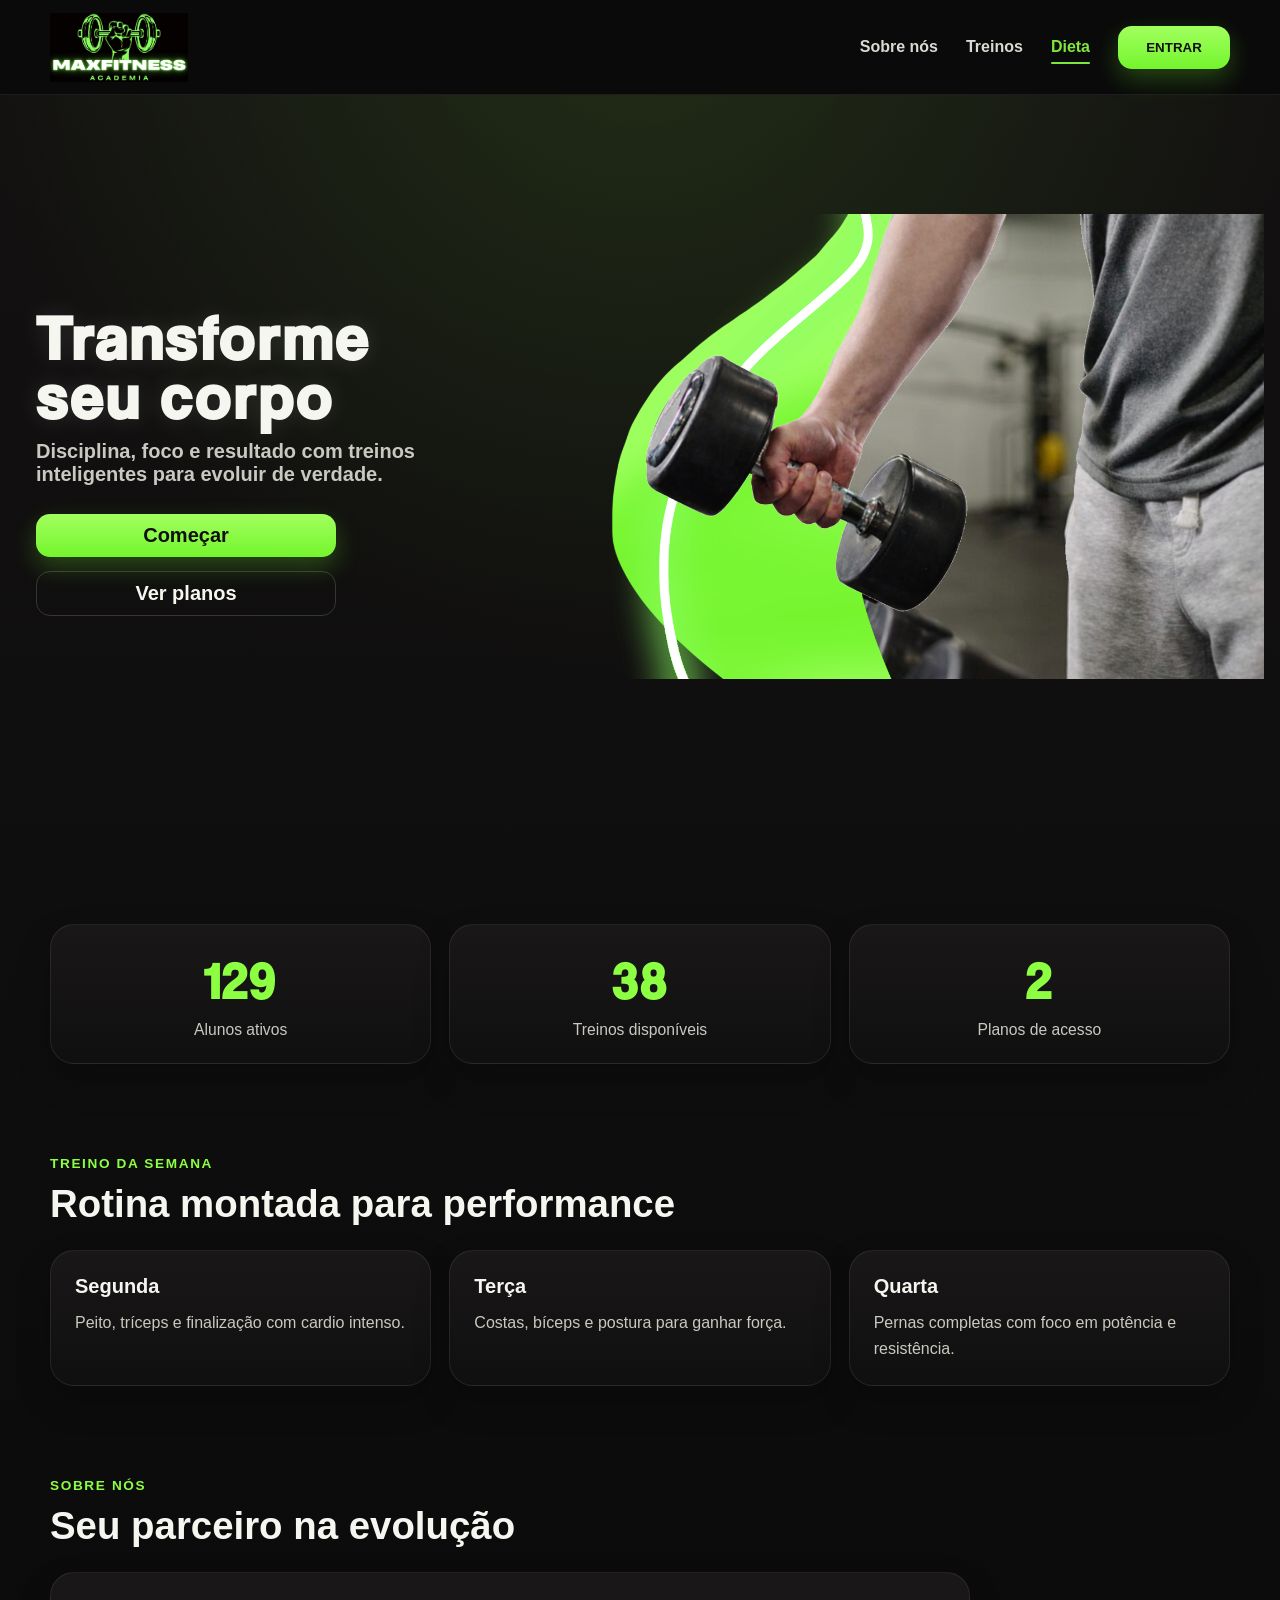
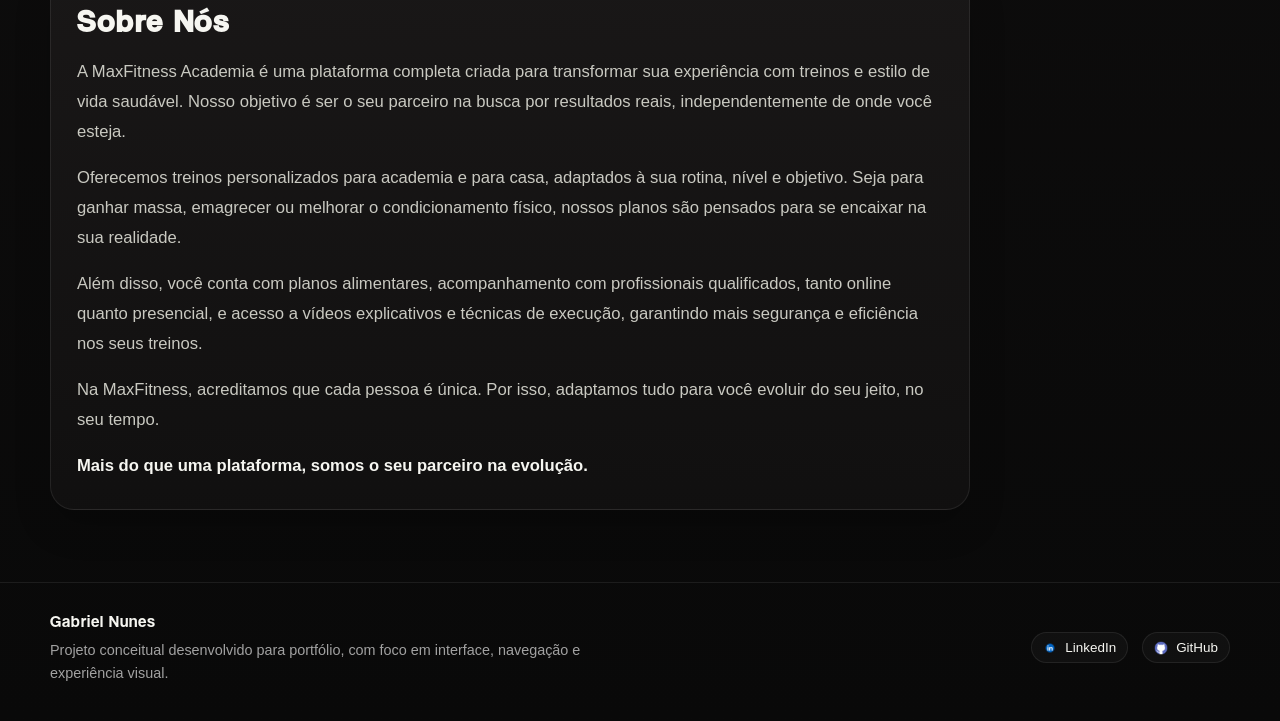
<file: projeto-academia/index.html>
<!DOCTYPE html>
<html lang="pt-BR">
<head>
  <meta charset="UTF-8">
  <meta name="viewport" content="width=device-width, initial-scale=1.0">
  <title>MaxFitness</title>
  <link rel="stylesheet" href="index.css">
</head>
<body>
  <header class="navbar" data-navbar>
    <nav class="nav-content">
      <a class="brand" href="#">
        <img src="./img/maxfitness-logo.png" alt="Logo da MaxFitness" class="logo">
      </a>

      <div class="nav-right">
        <a href="#sobre" data-nav-link="sobre">Sobre nós</a>
        <a href="#treinos" data-nav-link="treinos">Treinos</a>
        <a href="#dieta" data-nav-link="dieta">Dieta</a>
        <button type="button" class="btn-login" data-open-login>ENTRAR</button>
      </div>
    </nav>
  </header>

  <main>
    <section class="hero">
      <div class="hero-copy reveal-on-scroll is-visible">
        <h1>Transforme seu corpo</h1>
        <p>Disciplina, foco e resultado com treinos inteligentes para evoluir de verdade.</p>
        <div class="hero-actions">
          <button type="button" class="btn-primary" data-open-signup>Começar</button>
          <button type="button" class="btn-secondary" data-open-plans>Ver planos</button>
        </div>
      </div>

      <div class="hero-visual reveal-on-scroll is-visible" aria-hidden="true">
        <img src="./img/hero-image.png" alt="">
      </div>
    </section>

    <section class="info-section stats-section reveal-on-scroll" data-stats-section>
      <div class="stats-grid">
        <article class="stat-card reveal-on-scroll">
          <strong class="stat-number" data-target="150">0</strong>
          <span class="stat-label">Alunos ativos</span>
        </article>
        <article class="stat-card reveal-on-scroll">
          <strong class="stat-number" data-target="45">0</strong>
          <span class="stat-label">Treinos disponíveis</span>
        </article>
        <article class="stat-card reveal-on-scroll">
          <strong class="stat-number" data-target="3">0</strong>
          <span class="stat-label">Planos de acesso</span>
        </article>
      </div>
    </section>

    <section class="info-section reveal-on-scroll" id="treinos" data-section="treinos">
      <div class="section-title reveal-on-scroll">
        <span>Treino da semana</span>
        <h2>Rotina montada para performance</h2>
      </div>

      <div class="card-grid">
        <article class="card reveal-on-scroll">
          <h3>Segunda</h3>
          <p>Peito, tríceps e finalização com cardio intenso.</p>
        </article>
        <article class="card reveal-on-scroll">
          <h3>Terça</h3>
          <p>Costas, bíceps e postura para ganhar força.</p>
        </article>
        <article class="card reveal-on-scroll">
          <h3>Quarta</h3>
          <p>Pernas completas com foco em potência e resistência.</p>
        </article>
      </div>
    </section>

    <section class="info-section alt-section reveal-on-scroll" id="sobre" data-section="sobre">
      <div class="section-title reveal-on-scroll">
        <span>Sobre nós</span>
        <h2>Seu parceiro na evolução</h2>
      </div>

      <article class="about-card reveal-on-scroll" id="dieta" data-section="dieta">
        <h3>Sobre Nós</h3>
        <p>A MaxFitness Academia é uma plataforma completa criada para transformar sua experiência com treinos e estilo de vida saudável. Nosso objetivo é ser o seu parceiro na busca por resultados reais, independentemente de onde você esteja.</p>
        <p>Oferecemos treinos personalizados para academia e para casa, adaptados à sua rotina, nível e objetivo. Seja para ganhar massa, emagrecer ou melhorar o condicionamento físico, nossos planos são pensados para se encaixar na sua realidade.</p>
        <p>Além disso, você conta com planos alimentares, acompanhamento com profissionais qualificados, tanto online quanto presencial, e acesso a vídeos explicativos e técnicas de execução, garantindo mais segurança e eficiência nos seus treinos.</p>
        <p>Na MaxFitness, acreditamos que cada pessoa é única. Por isso, adaptamos tudo para você evoluir do seu jeito, no seu tempo.</p>
        <p class="about-highlight">Mais do que uma plataforma, somos o seu parceiro na evolução.</p>
      </article>
    </section>
  </main>

  <footer id="contato">
    <div class="footer-shell reveal-on-scroll">
      <div class="footer-copy">
        <p class="footer-name">Gabriel Nunes</p>
        <p class="footer-note">Projeto conceitual desenvolvido para portfólio, com foco em interface, navegação e experiência visual.</p>
      </div>

      <div class="footer-links">
        <a href="https://www.linkedin.com/in/gabriel-nunes-3a07b73b2/?lipi=urn%3Ali%3Apage%3Ad_flagship3_profile_view_base_contact_details%3BpNtaKUX8TUqtcOJaD5pV2w%3D%3D" target="_blank" rel="noreferrer" class="footer-link">
          <img src="./img/linkedin.webp" alt="Ícone do LinkedIn">
          <span>LinkedIn</span>
        </a>
        <a href="https://github.com/gbriellnunes" target="_blank" rel="noreferrer" class="footer-link">
          <img src="./img/github.png" alt="Ícone do GitHub">
          <span>GitHub</span>
        </a>
      </div>
    </div>
  </footer>

  <div class="login-modal" data-login-modal hidden>
    <div class="login-backdrop" data-close-login></div>

    <section class="login-card" aria-labelledby="login-title" aria-modal="true" role="dialog">
      <button type="button" class="login-close" aria-label="Fechar login" data-close-login>×</button>
      <p class="login-kicker">Área do aluno</p>
      <h2 id="login-title">Entrar na MaxFitness</h2>
      <p class="login-text">Acesse seu plano, acompanhe seus treinos e mantenha sua evolução em dia.</p>

      <form class="login-form">
        <label class="field">
          <span>Email</span>
          <input type="email" name="email" placeholder="seuemail@exemplo.com" required>
        </label>

        <label class="field">
          <span>Senha</span>
          <input type="password" name="password" placeholder="Digite sua senha" required>
        </label>

        <button type="submit" class="login-submit">Entrar</button>
      </form>
    </section>
  </div>

  <div class="signup-modal" data-signup-modal hidden>
    <div class="login-backdrop" data-close-signup></div>

    <section class="login-card" aria-labelledby="signup-title" aria-modal="true" role="dialog">
      <button type="button" class="login-close" aria-label="Fechar cadastro" data-close-signup>×</button>
      <p class="login-kicker">Criar conta</p>
      <h2 id="signup-title">Comece sua jornada</h2>
      <p class="login-text">Preencha seus dados para montar seu plano inicial, acompanhar treinos e entrar para a MaxFitness.</p>

      <form class="login-form" data-signup-form>
        <label class="field">
          <span>Nome completo</span>
          <input type="text" name="name" placeholder="Seu nome" required data-signup-name>
        </label>

        <label class="field">
          <span>Email</span>
          <input type="email" name="signup-email" placeholder="seuemail@exemplo.com" required>
        </label>

        <label class="field">
          <span>Senha</span>
          <input type="password" name="signup-password" placeholder="Crie uma senha" required>
        </label>

        <button type="submit" class="login-submit">Criar minha conta</button>
      </form>
    </section>
  </div>

  <div class="plans-modal" data-plans-modal hidden>
    <div class="login-backdrop" data-close-plans></div>

    <section class="plans-card" aria-labelledby="plans-title" aria-modal="true" role="dialog">
      <button type="button" class="login-close" aria-label="Fechar planos" data-close-plans>×</button>
      <p class="login-kicker">Nossos planos</p>
      <h2 id="plans-title">Escolha o plano ideal</h2>
      <p class="login-text">Três opções para começar no seu ritmo e evoluir com consistência.</p>

      <div class="plans-grid">
        <article class="plan-card" data-plan-card>
          <h3>Plano Básico</h3>
          <p class="plan-subtitle">Ideal pra: iniciantes</p>
          <ul class="plan-list">
            <li>Treinos prontos (academia ou casa)</li>
            <li>Divisão simples (3x por semana)</li>
            <li>Dicas básicas de alimentação</li>
            <li>Acesso a vídeos explicativos</li>
            <li>Suporte limitado (FAQ ou e-mail)</li>
          </ul>
          <strong class="plan-price">R$19,90/mês</strong>
        </article>

        <article class="plan-card featured-plan is-selected" data-plan-card>
          <h3>Plano Intermediário</h3>
          <p class="plan-subtitle">Ideal pra: quem quer resultado mais rápido</p>
          <ul class="plan-list">
            <li>Treinos personalizados para seu objetivo</li>
            <li>Divisão 4x a 5x por semana</li>
            <li>Plano alimentar básico (não clínico)</li>
            <li>Acompanhamento mensal</li>
            <li>Atualização de treinos</li>
            <li>Suporte via chat ou WhatsApp</li>
          </ul>
          <strong class="plan-price">R$39,90/mês</strong>
        </article>

        <article class="plan-card" data-plan-card>
          <h3>Plano Premium</h3>
          <p class="plan-subtitle">Ideal pra: transformação completa</p>
          <ul class="plan-list">
            <li>Treino 100% personalizado</li>
            <li>Foco em hipertrofia, emagrecimento ou recomposição corporal</li>
            <li>Plano alimentar mais detalhado</li>
            <li>Acompanhamento semanal</li>
            <li>Ajustes constantes (treino + dieta)</li>
            <li>Suporte direto com resposta rápida</li>
            <li>Conteúdos exclusivos e técnicas avançadas</li>
          </ul>
          <strong class="plan-price">R$79,90/mês</strong>
        </article>
      </div>
    </section>
  </div>

  <script>
    const loginModal = document.querySelector("[data-login-modal]");
    const openLoginButton = document.querySelector("[data-open-login]");
    const closeLoginButtons = document.querySelectorAll("[data-close-login]");
    const signupModal = document.querySelector("[data-signup-modal]");
    const openSignupButton = document.querySelector("[data-open-signup]");
    const closeSignupButtons = document.querySelectorAll("[data-close-signup]");
    const signupForm = document.querySelector("[data-signup-form]");
    const signupNameInput = document.querySelector("[data-signup-name]");
    const plansModal = document.querySelector("[data-plans-modal]");
    const openPlansButton = document.querySelector("[data-open-plans]");
    const closePlansButtons = document.querySelectorAll("[data-close-plans]");
    const statsSection = document.querySelector("[data-stats-section]");
    const statNumbers = document.querySelectorAll(".stat-number");
    const navbar = document.querySelector("[data-navbar]");
    const revealElements = document.querySelectorAll(".reveal-on-scroll");
    const sections = document.querySelectorAll("[data-section]");
    const navLinks = document.querySelectorAll("[data-nav-link]");
    const planCards = document.querySelectorAll("[data-plan-card]");

    const toggleLoginModal = (isOpen) => {
      loginModal.hidden = !isOpen;
      document.body.classList.toggle("modal-open", isOpen);
    };

    const toggleSignupModal = (isOpen) => {
      signupModal.hidden = !isOpen;
      document.body.classList.toggle("modal-open", isOpen);
    };

    const togglePlansModal = (isOpen) => {
      plansModal.hidden = !isOpen;
      document.body.classList.toggle("modal-open", isOpen);
    };

    openLoginButton.addEventListener("click", () => toggleLoginModal(true));
    openSignupButton.addEventListener("click", () => toggleSignupModal(true));
    openPlansButton.addEventListener("click", () => togglePlansModal(true));

    closeLoginButtons.forEach((button) => {
      button.addEventListener("click", () => toggleLoginModal(false));
    });

    closeSignupButtons.forEach((button) => {
      button.addEventListener("click", () => toggleSignupModal(false));
    });

    closePlansButtons.forEach((button) => {
      button.addEventListener("click", () => togglePlansModal(false));
    });

    signupForm.addEventListener("submit", (event) => {
      event.preventDefault();

      const fullName = signupNameInput.value.trim();
      const firstName = fullName.split(/\s+/)[0];

      localStorage.setItem("maxfitnessFirstName", firstName || "");
      toggleSignupModal(false);
      window.open("treino.html", "_blank");
      signupForm.reset();
    });

    const animateValue = (element, target) => {
      const duration = 1400;
      const start = performance.now();

      const update = (currentTime) => {
        const progress = Math.min((currentTime - start) / duration, 1);
        const eased = 1 - Math.pow(1 - progress, 3);
        element.textContent = Math.floor(target * eased);

        if (progress < 1) {
          requestAnimationFrame(update);
        } else {
          element.textContent = target;
        }
      };

      requestAnimationFrame(update);
    };

    const statsObserver = new IntersectionObserver((entries) => {
      entries.forEach((entry) => {
        if (!entry.isIntersecting) {
          return;
        }

        statNumbers.forEach((stat) => {
          animateValue(stat, Number(stat.dataset.target));
        });

        statsObserver.disconnect();
      });
    }, { threshold: 0.45 });

    if (statsSection) {
      statsObserver.observe(statsSection);
    }

    const revealObserver = new IntersectionObserver((entries) => {
      entries.forEach((entry) => {
        if (entry.isIntersecting) {
          entry.target.classList.add("is-visible");
          revealObserver.unobserve(entry.target);
        }
      });
    }, { threshold: 0.18 });

    revealElements.forEach((element) => {
      if (!element.classList.contains("is-visible")) {
        revealObserver.observe(element);
      }
    });

    const updateNavbarState = () => {
      navbar.classList.toggle("is-scrolled", window.scrollY > 28);
    };

    updateNavbarState();
    window.addEventListener("scroll", updateNavbarState, { passive: true });

    const sectionObserver = new IntersectionObserver((entries) => {
      entries.forEach((entry) => {
        if (!entry.isIntersecting) {
          return;
        }

        const currentSection = entry.target.dataset.section;

        navLinks.forEach((link) => {
          link.classList.toggle("is-active", link.dataset.navLink === currentSection);
        });
      });
    }, { rootMargin: "-35% 0px -45% 0px", threshold: 0.1 });

    sections.forEach((section) => sectionObserver.observe(section));

    planCards.forEach((card) => {
      card.addEventListener("click", () => {
        planCards.forEach((item) => item.classList.remove("is-selected"));
        card.classList.add("is-selected");
      });
    });

    document.addEventListener("keydown", (event) => {
      if (event.key === "Escape" && !loginModal.hidden) {
        toggleLoginModal(false);
      }

      if (event.key === "Escape" && !signupModal.hidden) {
        toggleSignupModal(false);
      }

      if (event.key === "Escape" && !plansModal.hidden) {
        togglePlansModal(false);
      }
    });
  </script>
</body>
</html>
</file>
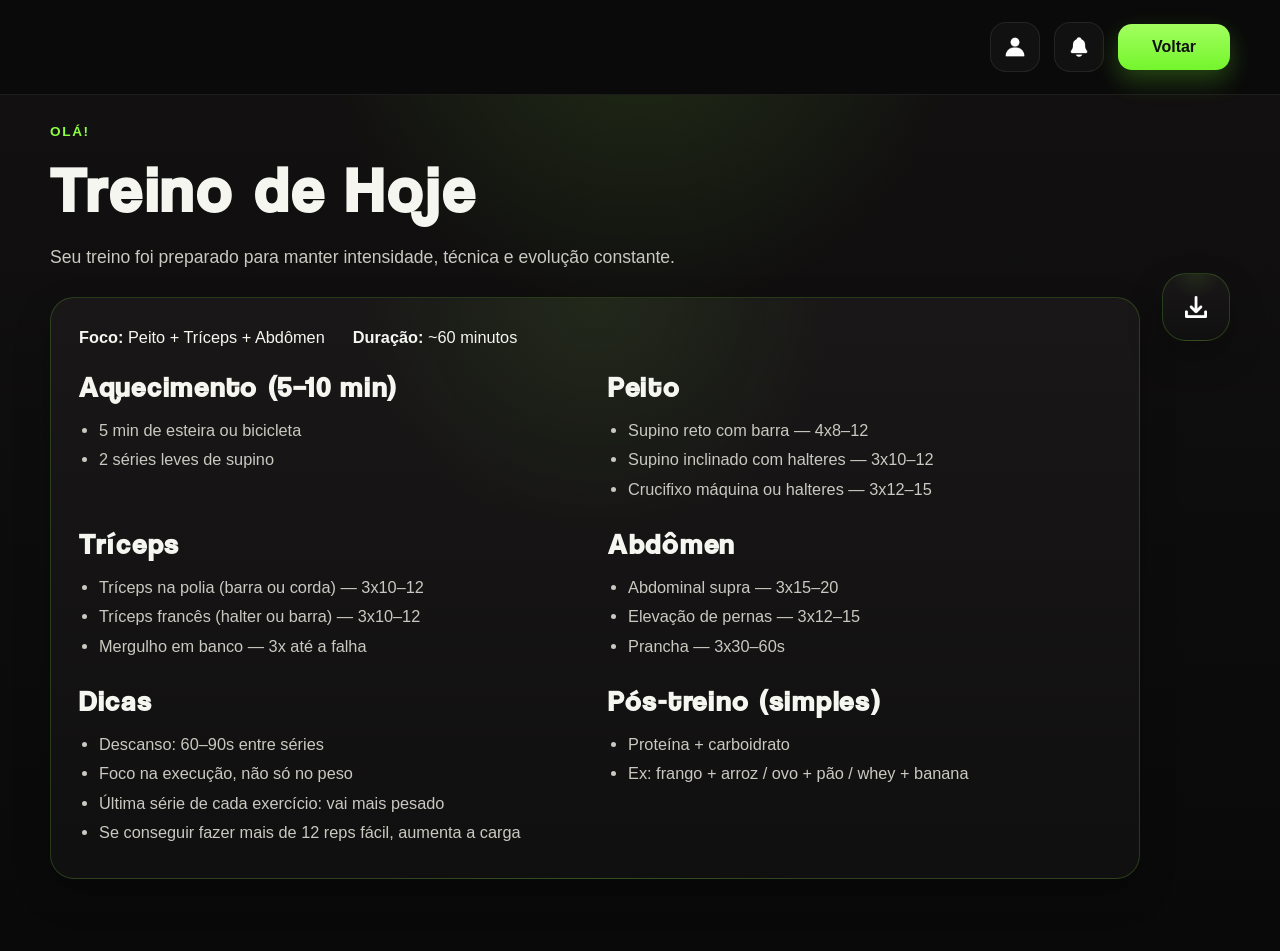
<file: projeto-academia/treino.html>
<!DOCTYPE html>
<html lang="pt-BR">
<head>
  <meta charset="UTF-8">
  <meta name="viewport" content="width=device-width, initial-scale=1.0">
  <title>Treino de Hoje | MaxFitness</title>
  <link rel="stylesheet" href="index.css">
</head>
<body class="workout-page">
  <header class="navbar" data-navbar>
    <nav class="nav-content">
      <div class="workout-nav-spacer" aria-hidden="true"></div>

      <div class="workout-nav-actions">
        <button type="button" class="icon-button" aria-label="Perfil" data-toast-message="Área de perfil em breve.">
          <img src="./img/icon-perfil.png" alt="">
        </button>
        <button type="button" class="icon-button" aria-label="Notificações" data-toast-message="Você está em dia com o treino de hoje.">
          <img src="./img/icon-notificações.png" alt="">
        </button>
        <a href="index.html" class="btn-login">Voltar</a>
      </div>
    </nav>
  </header>

  <main>
    <section class="workout-hero">
      <div class="section-title reveal-on-scroll is-visible">
        <span data-workout-greeting>Olá!</span>
        <h1>Treino de Hoje</h1>
      </div>
      <p class="workout-page-text reveal-on-scroll is-visible">Seu treino foi preparado para manter intensidade, técnica e evolução constante.</p>

      <div class="workout-layout">
        <article class="workout-card workout-card-page reveal-on-scroll is-visible">
          <div class="workout-meta">
            <p><strong>Foco:</strong> Peito + Tríceps + Abdômen</p>
            <p><strong>Duração:</strong> ~60 minutos</p>
          </div>

          <div class="workout-columns">
            <div class="workout-block">
              <h3>Aquecimento (5–10 min)</h3>
              <ul class="workout-list">
                <li>5 min de esteira ou bicicleta</li>
                <li>2 séries leves de supino</li>
              </ul>
            </div>

            <div class="workout-block">
              <h3>Peito</h3>
              <ul class="workout-list">
                <li>Supino reto com barra — 4x8–12</li>
                <li>Supino inclinado com halteres — 3x10–12</li>
                <li>Crucifixo máquina ou halteres — 3x12–15</li>
              </ul>
            </div>

            <div class="workout-block">
              <h3>Tríceps</h3>
              <ul class="workout-list">
                <li>Tríceps na polia (barra ou corda) — 3x10–12</li>
                <li>Tríceps francês (halter ou barra) — 3x10–12</li>
                <li>Mergulho em banco — 3x até a falha</li>
              </ul>
            </div>

            <div class="workout-block">
              <h3>Abdômen</h3>
              <ul class="workout-list">
                <li>Abdominal supra — 3x15–20</li>
                <li>Elevação de pernas — 3x12–15</li>
                <li>Prancha — 3x30–60s</li>
              </ul>
            </div>

            <div class="workout-block">
              <h3>Dicas</h3>
              <ul class="workout-list">
                <li>Descanso: 60–90s entre séries</li>
                <li>Foco na execução, não só no peso</li>
                <li>Última série de cada exercício: vai mais pesado</li>
                <li>Se conseguir fazer mais de 12 reps fácil, aumenta a carga</li>
              </ul>
            </div>

            <div class="workout-block">
              <h3>Pós-treino (simples)</h3>
              <ul class="workout-list">
                <li>Proteína + carboidrato</li>
                <li>Ex: frango + arroz / ovo + pão / whey + banana</li>
              </ul>
            </div>
          </div>
        </article>

        <aside class="download-panel reveal-on-scroll is-visible" aria-label="Download do treino">
          <button type="button" class="download-button" data-download-workout>
            <img src="./img/icon-donwload.png" alt="">
          </button>
        </aside>
      </div>
    </section>
  </main>

  <div class="site-toast" data-site-toast hidden></div>

  <script>
    const greeting = document.querySelector("[data-workout-greeting]");
    const firstName = localStorage.getItem("maxfitnessFirstName");
    const navbar = document.querySelector("[data-navbar]");
    const toast = document.querySelector("[data-site-toast]");
    const toastButtons = document.querySelectorAll("[data-toast-message]");
    const downloadButton = document.querySelector("[data-download-workout]");

    if (firstName) {
      greeting.textContent = `Olá ${firstName}!`;
    }

    const updateNavbarState = () => {
      navbar.classList.toggle("is-scrolled", window.scrollY > 28);
    };

    updateNavbarState();
    window.addEventListener("scroll", updateNavbarState, { passive: true });

    let toastTimer;

    const showToast = (message) => {
      toast.textContent = message;
      toast.hidden = false;
      toast.classList.add("is-visible");

      clearTimeout(toastTimer);
      toastTimer = setTimeout(() => {
        toast.classList.remove("is-visible");
        setTimeout(() => {
          toast.hidden = true;
        }, 220);
      }, 2200);
    };

    toastButtons.forEach((button) => {
      button.addEventListener("click", () => {
        showToast(button.dataset.toastMessage);
      });
    });

    downloadButton.addEventListener("click", () => {
      const workoutText = [
        `${firstName ? `Olá ${firstName}!` : "Olá!"}`,
        "Treino de Hoje",
        "",
        "Foco: Peito + Tríceps + Abdômen",
        "Duração: ~60 minutos",
        "",
        "Aquecimento (5-10 min)",
        "- 5 min de esteira ou bicicleta",
        "- 2 séries leves de supino",
        "",
        "Peito",
        "- Supino reto com barra - 4x8-12",
        "- Supino inclinado com halteres - 3x10-12",
        "- Crucifixo máquina ou halteres - 3x12-15",
        "",
        "Tríceps",
        "- Tríceps na polia (barra ou corda) - 3x10-12",
        "- Tríceps francês (halter ou barra) - 3x10-12",
        "- Mergulho em banco - 3x até a falha",
        "",
        "Abdômen",
        "- Abdominal supra - 3x15-20",
        "- Elevação de pernas - 3x12-15",
        "- Prancha - 3x30-60s",
        "",
        "Dicas",
        "- Descanso: 60-90s entre séries",
        "- Foco na execução, não só no peso",
        "- Última série de cada exercício: vai mais pesado",
        "- Se conseguir fazer mais de 12 reps fácil, aumenta a carga",
        "",
        "Pós-treino (simples)",
        "- Proteína + carboidrato",
        "- Ex: frango + arroz / ovo + pão / whey + banana"
      ].join("\n");

      const blob = new Blob([workoutText], { type: "text/plain;charset=utf-8" });
      const url = URL.createObjectURL(blob);
      const link = document.createElement("a");
      link.href = url;
      link.download = "treino-maxfitness.txt";
      document.body.appendChild(link);
      link.click();
      link.remove();
      URL.revokeObjectURL(url);
      showToast("Treino baixado com sucesso.");
    });
  </script>
</body>
</html>
</file>
<file: projeto-academia/index.css>
@font-face {
  font-family: "Coolvetica";
  src: url("./Coolvetica Rg.otf");
}

:root {
  --bg: #0d0d0d;
  --panel: #161313;
  --panel-soft: rgba(38, 32, 32, 0.9);
  --text: #f6f6f1;
  --muted: #c9c9c1;
  --line: rgba(255, 255, 255, 0.08);
  --accent: #8cff42;
  --accent-strong: #74f52d;
  --shadow: 0 24px 60px rgba(0, 0, 0, 0.45);
}

* {
  box-sizing: border-box;
}

html {
  scroll-behavior: smooth;
}

body {
  margin: 0;
  font-family: "Segoe UI", sans-serif;
  color: var(--text);
  background:
    radial-gradient(circle at top, rgba(140, 255, 66, 0.12), transparent 28%),
    linear-gradient(180deg, #131111 0%, #090909 100%);
  padding-top: 94px;
}

body.modal-open {
  overflow: hidden;
}

a {
  color: inherit;
  text-decoration: none;
}

.navbar {
  position: fixed;
  inset: 0 0 auto;
  z-index: 10;
  background: #0a0a0a;
  border-bottom: 1px solid var(--line);
  transition: background 0.25s ease, box-shadow 0.25s ease, border-color 0.25s ease;
}

.navbar.is-scrolled {
  background: rgba(10, 10, 10, 0.94);
  border-bottom-color: rgba(140, 255, 66, 0.14);
  box-shadow: 0 10px 30px rgba(0, 0, 0, 0.28);
}

.nav-content {
  width: min(1180px, calc(100% - 32px));
  min-height: 94px;
  margin: 0 auto;
  display: flex;
  align-items: center;
  justify-content: space-between;
  gap: 24px;
}

.logo {
  width: 138px;
  display: block;
}

.nav-right {
  display: flex;
  align-items: center;
  gap: 28px;
  font-weight: 700;
}

.nav-right a:not(.btn-login) {
  color: #f1f1ea;
  opacity: 0.9;
  position: relative;
}

.nav-right a:not(.btn-login):hover {
  color: var(--accent);
}

.nav-right a.is-active:not(.btn-login) {
  color: var(--accent);
}

.nav-right a.is-active:not(.btn-login)::after {
  content: "";
  position: absolute;
  left: 0;
  right: 0;
  bottom: -8px;
  height: 2px;
  border-radius: 999px;
  background: var(--accent);
}

.btn-login,
.btn-primary,
.btn-secondary {
  display: inline-flex;
  align-items: center;
  justify-content: center;
  border: 0;
  border-radius: 14px;
  font-weight: 800;
  font-family: inherit;
  cursor: pointer;
  transition: transform 0.2s ease, box-shadow 0.2s ease, background 0.2s ease;
}

.btn-login,
.btn-primary {
  background: linear-gradient(180deg, #a2ff5e 0%, var(--accent-strong) 100%);
  color: #101010;
  box-shadow: 0 10px 24px rgba(116, 245, 45, 0.26);
}

.btn-login {
  min-width: 112px;
  padding: 14px 20px;
}

.btn-primary,
.btn-secondary {
  min-width: 300px;
  padding: 10px 28px;
  font-size: 20px;
}

.btn-secondary {
  background: transparent;
  color: var(--text);
  border: 1px solid rgba(255, 255, 255, 0.16);
}

.btn-login:hover,
.btn-primary:hover,
.btn-secondary:hover {
  transform: translateY(-2px);
}

.btn-secondary:hover {
  border-color: rgba(140, 255, 66, 0.55);
  box-shadow: 0 12px 30px rgba(140, 255, 66, 0.12);
}

.reveal-on-scroll {
  opacity: 0;
  transform: translateY(24px);
  transition: opacity 0.7s ease, transform 0.7s ease;
}

.reveal-on-scroll.is-visible {
  opacity: 1;
  transform: translateY(0);
}

main {
  overflow: hidden;
}

.hero {
  position: relative;
  width: min(1280px, calc(100% - 32px));
  min-height: calc(100vh - 120px);
  margin: 0 auto;
  display: grid;
  grid-template-columns: minmax(320px, 500px) 1fr;
  align-items: center;
  background: transparent;
}

.hero-copy,
.hero-visual {
  position: relative;
  z-index: 1;
}

.hero-copy {
  padding: 28px 32px 72px 20px;
}

.hero h1 {
  margin: 0;
  font-family: "Coolvetica", "Segoe UI", sans-serif;
  font-size: clamp(3.8rem, 5vw, 5.9rem);
  line-height: 0.92;
  letter-spacing: 0.06em;
  text-shadow: 0 0 24px rgba(255, 255, 255, 0.12);
}

.hero p {
  max-width: 430px;
  margin: 14px 0 0;
  color: var(--muted);
  font-size: 1.25rem;
  font-weight: 600;
}

.hero-actions {
  display: flex;
  flex-direction: column;
  align-items: flex-start;
  gap: 14px;
  margin-top: 28px;
}

.hero-visual {
  min-height: 740px;
  display: flex;
  align-items: flex-start;
  justify-content: flex-end;
}

.hero-visual img {
  width: min(720px, 100%);
  height: 100%;
  margin-top: 100px;
  object-fit: cover;
  object-position: 74% center;
  mix-blend-mode: normal;
}

.info-section {
  width: min(1180px, calc(100% - 32px));
  margin: 32px auto 0;
  padding: 40px 0 18px;
}

.stats-section {
  padding-top: 18px;
}

.stats-grid {
  display: grid;
  grid-template-columns: repeat(3, minmax(0, 1fr));
  gap: 18px;
}

.stat-card {
  padding: 24px 22px;
  border: 1px solid var(--line);
  border-radius: 24px;
  background: linear-gradient(180deg, rgba(26, 24, 24, 0.96) 0%, rgba(17, 16, 16, 0.98) 100%);
  box-shadow: 0 16px 36px rgba(0, 0, 0, 0.2);
  text-align: center;
}

.stat-number {
  display: block;
  color: var(--accent);
  font-family: "Coolvetica", "Segoe UI", sans-serif;
  font-size: clamp(2.2rem, 4vw, 3.5rem);
  letter-spacing: 0.06em;
}

.stat-label {
  display: block;
  margin-top: 10px;
  color: var(--muted);
  font-size: 0.98rem;
}

.alt-section {
  padding-bottom: 72px;
}

.section-title span {
  color: var(--accent);
  font-size: 0.85rem;
  font-weight: 800;
  text-transform: uppercase;
  letter-spacing: 0.12em;
}

.section-title h2 {
  margin: 10px 0 0;
  font-size: clamp(2rem, 3vw, 3rem);
}

.card-grid,
.feature-strip {
  display: grid;
  grid-template-columns: repeat(3, minmax(0, 1fr));
  gap: 18px;
  margin-top: 24px;
}

.card,
.feature-card {
  background: linear-gradient(180deg, rgba(26, 24, 24, 0.96) 0%, rgba(17, 16, 16, 0.98) 100%);
  border: 1px solid var(--line);
  border-radius: 24px;
  padding: 24px;
  box-shadow: 0 16px 36px rgba(0, 0, 0, 0.2);
}

.card h3,
.feature-card strong {
  display: block;
  margin: 0 0 12px;
  font-size: 1.25rem;
}

.card p,
.feature-card p {
  margin: 0;
  color: var(--muted);
  line-height: 1.6;
}

.about-card {
  max-width: 920px;
  margin-top: 24px;
  padding: 28px 26px;
  border: 1px solid var(--line);
  border-radius: 24px;
  background: linear-gradient(180deg, rgba(26, 24, 24, 0.96) 0%, rgba(17, 16, 16, 0.98) 100%);
  box-shadow: 0 16px 36px rgba(0, 0, 0, 0.2);
}

.about-card h3 {
  margin: 0 0 18px;
  font-family: "Coolvetica", "Segoe UI", sans-serif;
  font-size: 2rem;
  letter-spacing: 0.06em;
}

.about-card p {
  margin: 0 0 16px;
  color: var(--muted);
  line-height: 1.8;
  font-size: 1.04rem;
}

.about-card p:last-child {
  margin-bottom: 0;
}

.about-highlight {
  color: var(--text) !important;
  font-weight: 700;
}

.workout-card {
  max-width: 920px;
  margin-top: 24px;
  padding: 30px 28px;
  border: 1px solid rgba(140, 255, 66, 0.18);
  border-radius: 24px;
  background:
    radial-gradient(circle at top, rgba(140, 255, 66, 0.08), transparent 30%),
    linear-gradient(180deg, rgba(26, 24, 24, 0.96) 0%, rgba(17, 16, 16, 0.98) 100%);
  box-shadow: 0 16px 36px rgba(0, 0, 0, 0.22);
}

.workout-meta {
  display: flex;
  flex-wrap: wrap;
  gap: 14px 28px;
  margin-bottom: 22px;
}

.workout-meta p {
  margin: 0;
  color: var(--text);
  font-size: 1.02rem;
}

.workout-block + .workout-block {
  margin-top: 24px;
}

.workout-block h3 {
  margin: 0 0 12px;
  font-family: "Coolvetica", "Segoe UI", sans-serif;
  font-size: 1.8rem;
  letter-spacing: 0.06em;
}

.workout-list {
  margin: 0;
  padding-left: 20px;
  color: var(--muted);
  line-height: 1.8;
  font-size: 1.02rem;
}

.workout-page {
  min-height: 100vh;
}

.workout-nav-spacer {
  width: 1px;
  height: 1px;
}

.workout-nav-actions {
  display: flex;
  align-items: center;
  gap: 14px;
}

.icon-button {
  width: 50px;
  height: 50px;
  display: inline-flex;
  align-items: center;
  justify-content: center;
  border: 1px solid rgba(255, 255, 255, 0.08);
  border-radius: 16px;
  background: rgba(255, 255, 255, 0.03);
  cursor: pointer;
  transition: transform 0.2s ease, border-color 0.2s ease, box-shadow 0.2s ease;
}

.icon-button img,
.download-button img {
  width: 22px;
  height: 22px;
  object-fit: contain;
}

.icon-button:hover,
.download-button:hover {
  transform: translateY(-2px);
  border-color: rgba(140, 255, 66, 0.28);
  box-shadow: 0 14px 30px rgba(140, 255, 66, 0.08);
}

.workout-hero {
  width: min(1180px, calc(100% - 32px));
  margin: 0 auto;
  padding: 28px 0 72px;
}

.workout-hero h1 {
  margin: 10px 0 0;
  font-family: "Coolvetica", "Segoe UI", sans-serif;
  font-size: clamp(3.2rem, 5vw, 5rem);
  letter-spacing: 0.06em;
}

.workout-page-text {
  max-width: 680px;
  margin: 16px 0 0;
  color: var(--muted);
  font-size: 1.1rem;
  line-height: 1.7;
}

.workout-card-page {
  max-width: none;
}

.workout-layout {
  display: grid;
  grid-template-columns: minmax(0, 1fr) 68px;
  gap: 22px;
  align-items: start;
}

.workout-columns {
  display: grid;
  grid-template-columns: repeat(2, minmax(0, 1fr));
  gap: 22px 26px;
}

.workout-columns .workout-block + .workout-block {
  margin-top: 0;
}

.download-panel {
  position: sticky;
  top: 172px;
}

.download-button {
  width: 68px;
  height: 68px;
  display: inline-flex;
  align-items: center;
  justify-content: center;
  border: 1px solid rgba(140, 255, 66, 0.18);
  border-radius: 24px;
  background:
    radial-gradient(circle at top, rgba(140, 255, 66, 0.08), transparent 34%),
    linear-gradient(180deg, rgba(26, 24, 24, 0.96) 0%, rgba(17, 16, 16, 0.98) 100%);
  box-shadow: 0 16px 36px rgba(0, 0, 0, 0.22);
  cursor: pointer;
  transition: transform 0.2s ease, border-color 0.2s ease, box-shadow 0.2s ease;
}

footer {
  padding: 28px 20px 36px;
  border-top: 1px solid var(--line);
  color: rgba(255, 255, 255, 0.7);
  text-align: center;
}

footer p {
  margin: 0;
}

.footer-shell {
  width: min(1180px, 100%);
  margin: 0 auto;
  display: flex;
  align-items: center;
  justify-content: space-between;
  gap: 18px 28px;
  flex-wrap: wrap;
}

.footer-copy {
  max-width: 560px;
  text-align: left;
}

.footer-name {
  color: var(--text);
  font-family: "Coolvetica", "Segoe UI", sans-serif;
  font-size: 1.05rem;
  letter-spacing: 0.06em;
}

.footer-note {
  margin-top: 8px;
  color: rgba(255, 255, 255, 0.62);
  font-size: 0.9rem;
  line-height: 1.6;
}

.footer-links {
  display: flex;
  align-items: center;
  justify-content: flex-end;
  gap: 14px;
  flex-wrap: wrap;
}

.footer-link {
  display: inline-flex;
  align-items: center;
  gap: 8px;
  padding: 7px 11px;
  border: 1px solid rgba(255, 255, 255, 0.08);
  border-radius: 16px;
  background: rgba(255, 255, 255, 0.03);
  transition: transform 0.2s ease, border-color 0.2s ease, box-shadow 0.2s ease;
}

.footer-link:hover {
  transform: translateY(-2px);
  border-color: rgba(140, 255, 66, 0.32);
  box-shadow: 0 12px 26px rgba(140, 255, 66, 0.08);
}

.footer-link img {
  width: 14px;
  height: 14px;
  object-fit: contain;
}

.footer-link span {
  color: var(--text);
  font-weight: 400;
  font-size: 0.84rem;
}

.site-toast {
  position: fixed;
  right: 24px;
  bottom: 24px;
  z-index: 60;
  max-width: 320px;
  padding: 14px 16px;
  border: 1px solid rgba(140, 255, 66, 0.22);
  border-radius: 16px;
  background:
    radial-gradient(circle at top, rgba(140, 255, 66, 0.08), transparent 34%),
    linear-gradient(180deg, rgba(24, 24, 24, 0.98) 0%, rgba(13, 13, 13, 0.98) 100%);
  color: var(--text);
  box-shadow: 0 20px 50px rgba(0, 0, 0, 0.36);
  opacity: 0;
  transform: translateY(12px);
  transition: opacity 0.22s ease, transform 0.22s ease;
}

.site-toast.is-visible {
  opacity: 1;
  transform: translateY(0);
}

.login-modal {
  position: fixed;
  inset: 0;
  z-index: 30;
  display: grid;
  place-items: center;
  padding: 24px;
}

.login-modal[hidden] {
  display: none !important;
}

.signup-modal {
  position: fixed;
  inset: 0;
  z-index: 30;
  display: grid;
  place-items: center;
  padding: 24px;
}

.signup-modal[hidden] {
  display: none !important;
}

.plans-modal {
  position: fixed;
  inset: 0;
  z-index: 30;
  display: grid;
  place-items: center;
  padding: 24px;
}

.plans-modal[hidden] {
  display: none !important;
}

.login-backdrop {
  position: absolute;
  inset: 0;
  background: rgba(5, 5, 5, 0.78);
  backdrop-filter: blur(10px);
}

.login-card {
  position: relative;
  z-index: 1;
  width: min(460px, 100%);
  padding: 34px 30px 30px;
  border: 1px solid rgba(140, 255, 66, 0.18);
  border-radius: 28px;
  background:
    radial-gradient(circle at top, rgba(140, 255, 66, 0.12), transparent 34%),
    linear-gradient(180deg, rgba(24, 24, 24, 0.98) 0%, rgba(13, 13, 13, 0.98) 100%);
  box-shadow: 0 26px 70px rgba(0, 0, 0, 0.48);
}

.plans-card {
  position: relative;
  z-index: 1;
  width: min(1180px, 100%);
  max-height: min(88vh, 980px);
  overflow: auto;
  padding: 34px 30px 30px;
  border: 1px solid rgba(140, 255, 66, 0.18);
  border-radius: 28px;
  background:
    radial-gradient(circle at top, rgba(140, 255, 66, 0.12), transparent 34%),
    linear-gradient(180deg, rgba(24, 24, 24, 0.98) 0%, rgba(13, 13, 13, 0.98) 100%);
  box-shadow: 0 26px 70px rgba(0, 0, 0, 0.48);
}

.login-close {
  position: absolute;
  top: 16px;
  right: 16px;
  width: 42px;
  height: 42px;
  border: 1px solid rgba(255, 255, 255, 0.12);
  border-radius: 50%;
  background: rgba(255, 255, 255, 0.03);
  color: var(--text);
  font-size: 1.5rem;
  line-height: 1;
  cursor: pointer;
}

.login-kicker {
  margin: 0 0 10px;
  color: var(--accent);
  font-size: 0.82rem;
  font-weight: 800;
  letter-spacing: 0.14em;
  text-transform: uppercase;
}

.login-card h2 {
  margin: 0;
  font-family: "Coolvetica", "Segoe UI", sans-serif;
  font-size: clamp(2rem, 3.4vw, 2.8rem);
  letter-spacing: 0.06em;
}

.login-text {
  margin: 12px 0 0;
  color: var(--muted);
  line-height: 1.6;
}

.login-form {
  display: grid;
  gap: 16px;
  margin-top: 28px;
}

.plans-grid {
  display: grid;
  grid-template-columns: repeat(3, minmax(0, 1fr));
  gap: 18px;
  margin-top: 28px;
}

.plan-card {
  display: grid;
  align-content: start;
  gap: 14px;
  padding: 26px 22px;
  border: 1px solid rgba(255, 255, 255, 0.08);
  border-radius: 24px;
  background: linear-gradient(180deg, rgba(26, 24, 24, 0.96) 0%, rgba(17, 16, 16, 0.98) 100%);
  box-shadow: 0 16px 36px rgba(0, 0, 0, 0.2);
  cursor: pointer;
  transition: transform 0.22s ease, border-color 0.22s ease, box-shadow 0.22s ease;
}

.featured-plan {
  border-color: rgba(140, 255, 66, 0.35);
  box-shadow: 0 18px 42px rgba(116, 245, 45, 0.12);
}

.plan-card:hover,
.plan-card.is-selected {
  transform: translateY(-4px);
  border-color: rgba(140, 255, 66, 0.34);
  box-shadow: 0 18px 42px rgba(116, 245, 45, 0.12);
}

.plan-card h3 {
  margin: 0;
  font-family: "Coolvetica", "Segoe UI", sans-serif;
  font-size: 2rem;
  letter-spacing: 0.06em;
}

.plan-subtitle {
  margin: 0;
  color: var(--accent);
  font-weight: 700;
}

.plan-list {
  margin: 0;
  padding-left: 18px;
  color: var(--muted);
  line-height: 1.65;
}

.plan-price {
  margin-top: 4px;
  color: var(--text);
  font-size: 1.4rem;
  letter-spacing: 0.03em;
}

.field {
  display: grid;
  gap: 8px;
}

.field span {
  font-size: 0.95rem;
  font-weight: 700;
}

.field input {
  width: 100%;
  padding: 16px 18px;
  border: 1px solid rgba(255, 255, 255, 0.12);
  border-radius: 16px;
  background: rgba(255, 255, 255, 0.04);
  color: var(--text);
  font: inherit;
  outline: none;
  transition: border-color 0.2s ease, box-shadow 0.2s ease, background 0.2s ease;
}

.field input::placeholder {
  color: rgba(255, 255, 255, 0.34);
}

.field input:focus {
  border-color: rgba(140, 255, 66, 0.58);
  background: rgba(255, 255, 255, 0.06);
  box-shadow: 0 0 0 4px rgba(140, 255, 66, 0.12);
}

.login-submit {
  margin-top: 8px;
  padding: 18px 24px;
  border: 0;
  border-radius: 16px;
  background: linear-gradient(180deg, #a2ff5e 0%, var(--accent-strong) 100%);
  color: #101010;
  font: inherit;
  font-size: 1rem;
  font-weight: 800;
  cursor: pointer;
  box-shadow: 0 10px 24px rgba(116, 245, 45, 0.22);
}

@media (max-width: 760px) {
  .login-card {
    padding: 28px 20px 22px;
  }

  .plans-card {
    padding: 28px 20px 22px;
  }

  .footer-shell {
    justify-content: center;
  }

  .footer-copy {
    text-align: center;
  }

  .footer-links {
    justify-content: center;
    width: 100%;
  }
}

@media (max-width: 1024px) {
  .hero {
    grid-template-columns: 1fr;
  }

  .hero-copy {
    padding: 24px 28px 18px;
  }

  .hero-visual {
    min-height: 420px;
  }

  .hero-visual img {
    object-position: center;
  }

  .plans-grid {
    grid-template-columns: 1fr;
  }

  .workout-columns {
    grid-template-columns: 1fr;
  }

  .stats-grid {
    grid-template-columns: 1fr;
  }

  .workout-layout {
    grid-template-columns: 1fr;
  }

  .download-panel {
    position: static;
  }
}

@media (max-width: 760px) {
  body {
    padding-top: 88px;
  }

  .nav-content {
    min-height: 88px;
    flex-wrap: wrap;
    justify-content: center;
    padding: 12px 0;
  }

  .nav-right {
    gap: 14px;
    flex-wrap: wrap;
    justify-content: center;
    font-size: 0.95rem;
  }

  .workout-nav-actions {
    width: 100%;
    justify-content: center;
    flex-wrap: wrap;
  }

  .btn-login {
    min-width: auto;
    padding: 12px 16px;
  }

  .hero {
    width: calc(100% - 20px);
    margin-top: 16px;
    min-height: auto;
  }

  .hero-copy {
    padding: 18px 20px 12px;
  }

  .hero h1 {
    font-size: 3rem;
  }

  .hero p {
    font-size: 1.05rem;
  }

  .hero-actions {
    flex-direction: column;
  }

  .btn-primary,
  .btn-secondary {
    width: 100%;
  }

  .hero-visual {
    min-height: 320px;
  }

  .card-grid,
  .feature-strip {
    grid-template-columns: 1fr;
  }
}
</file>
